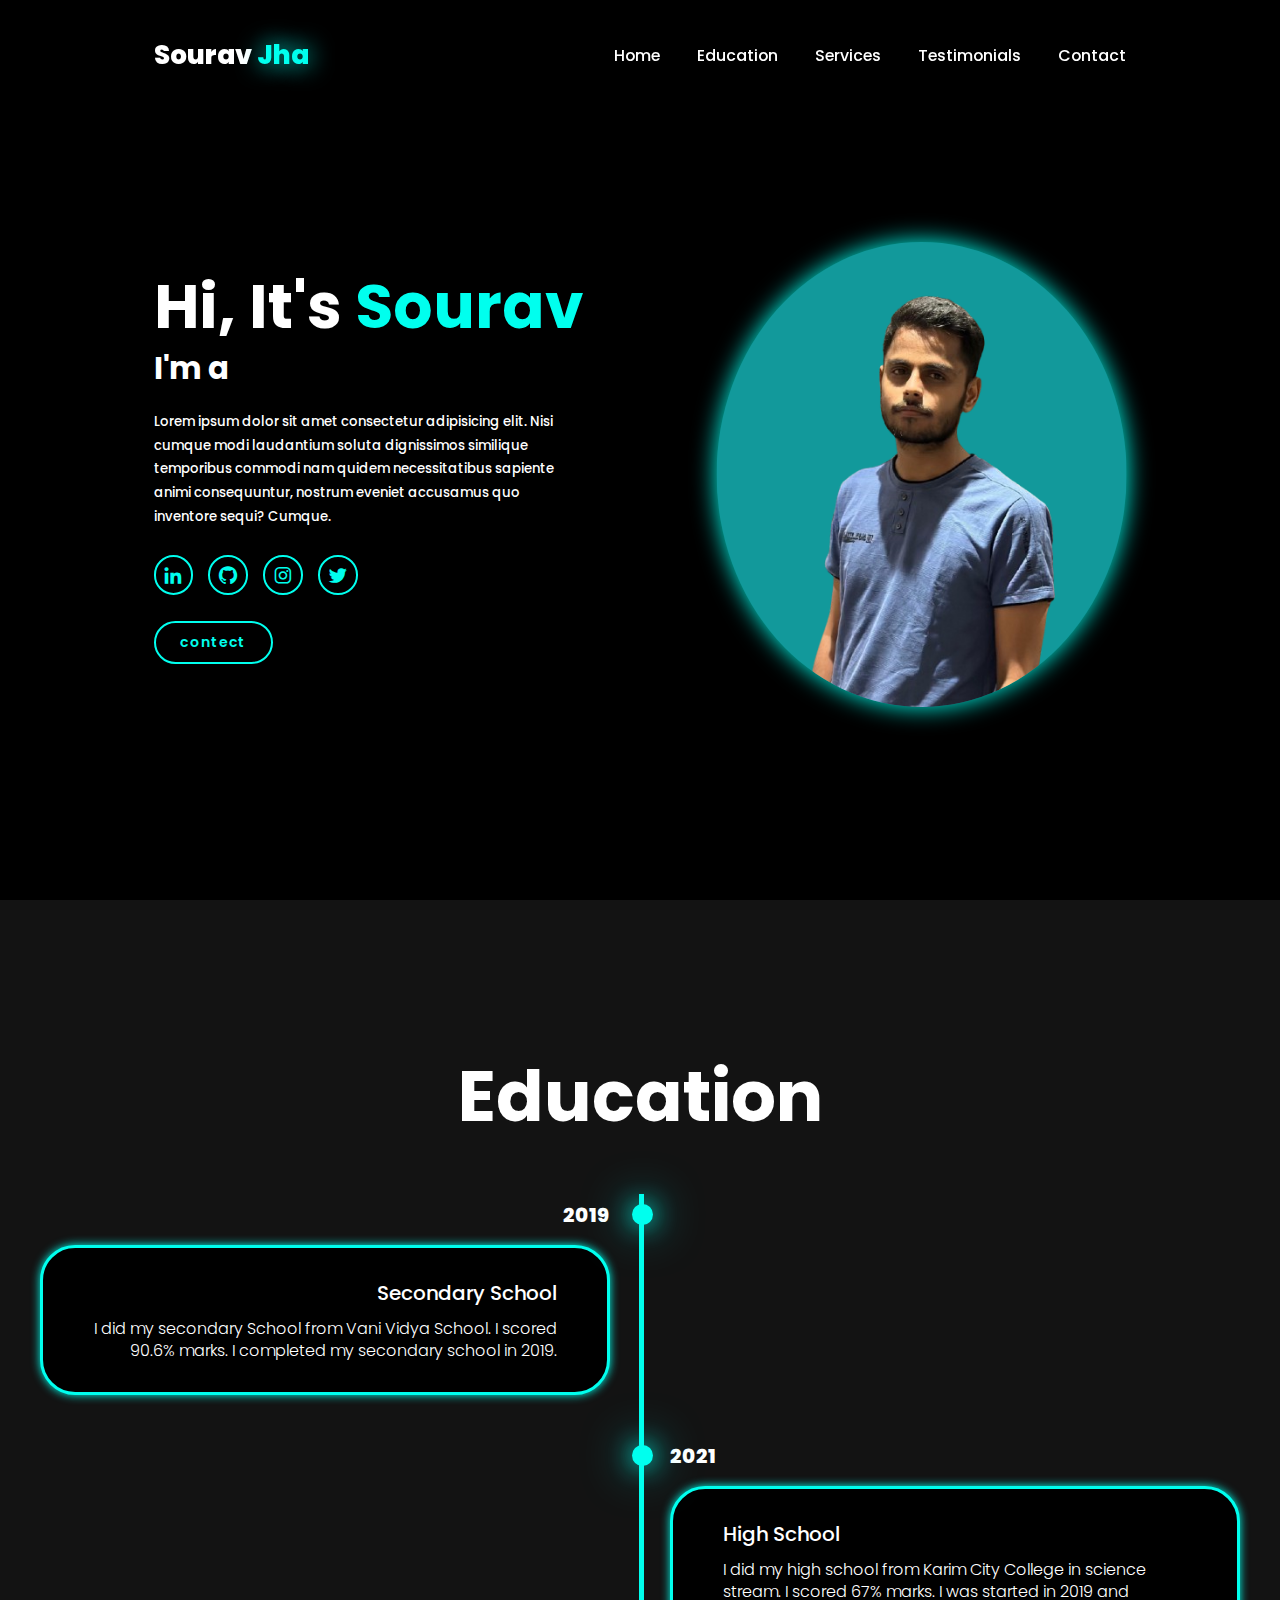
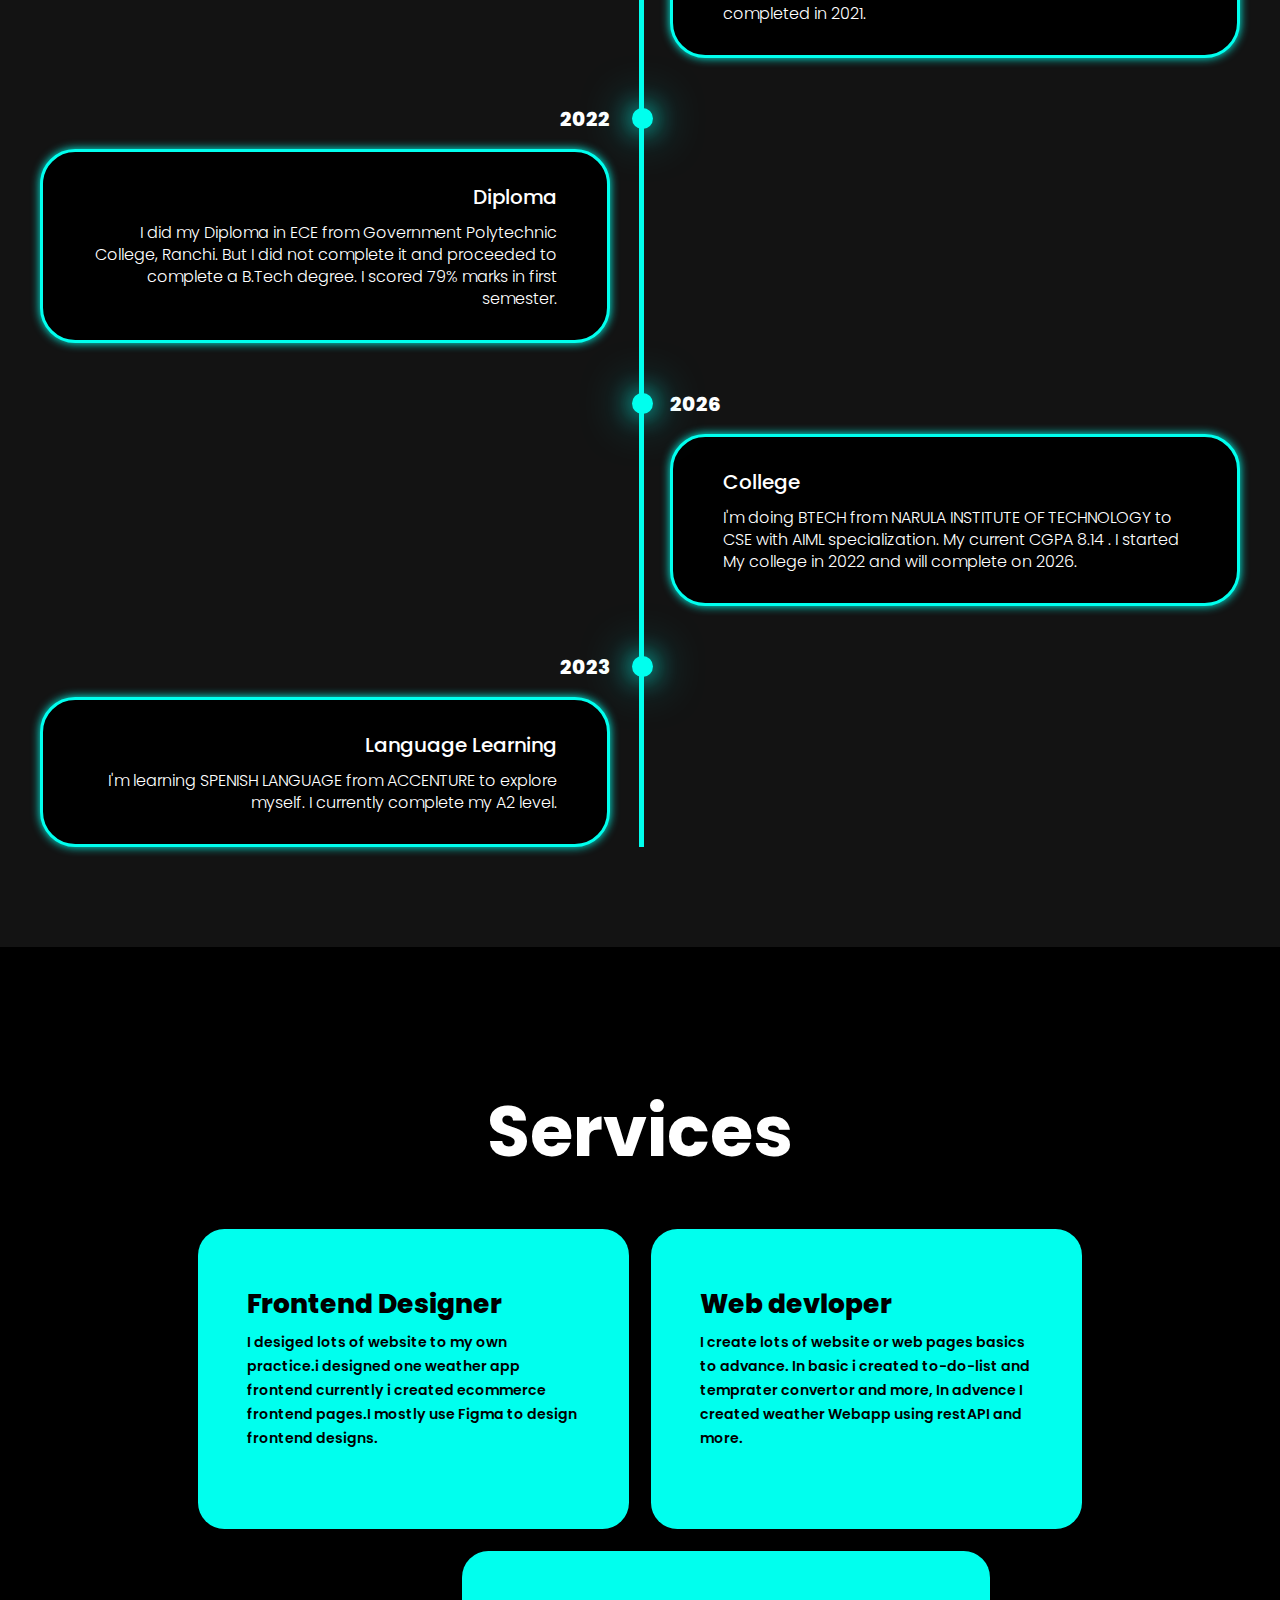
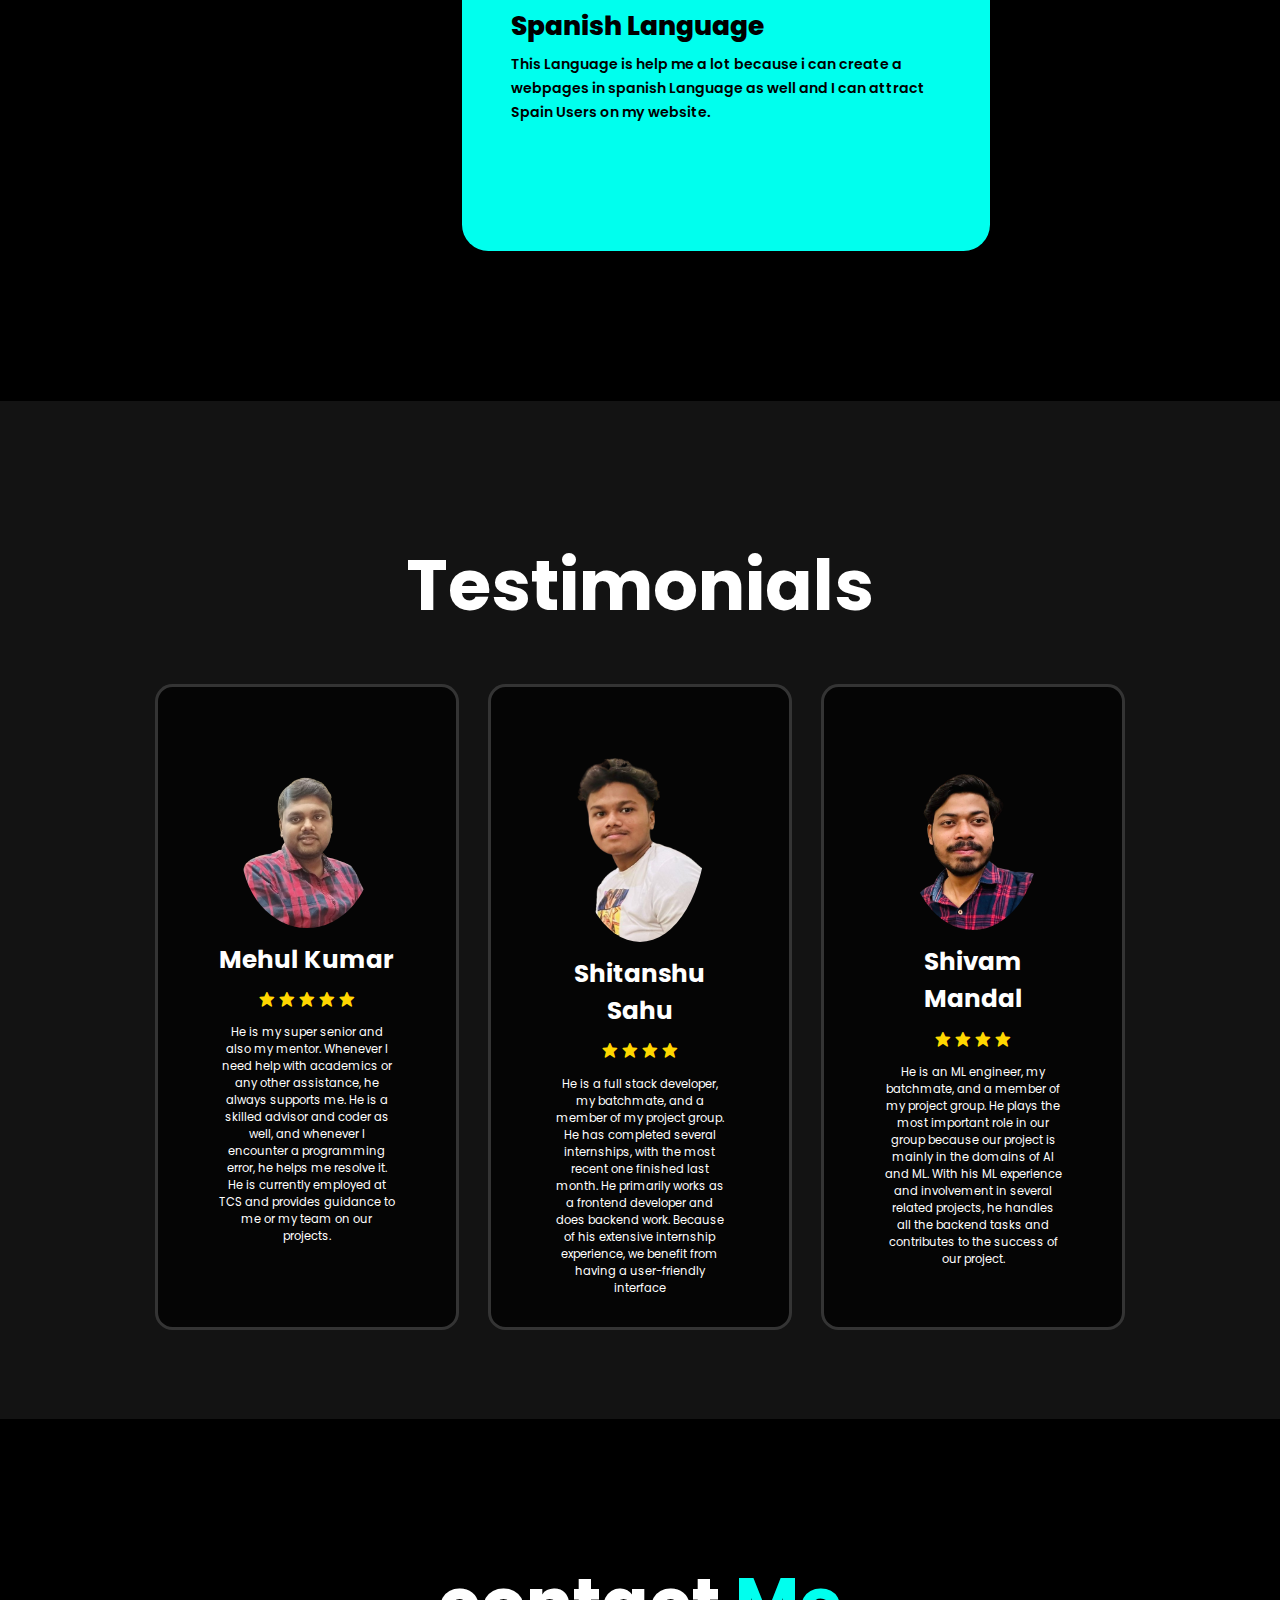
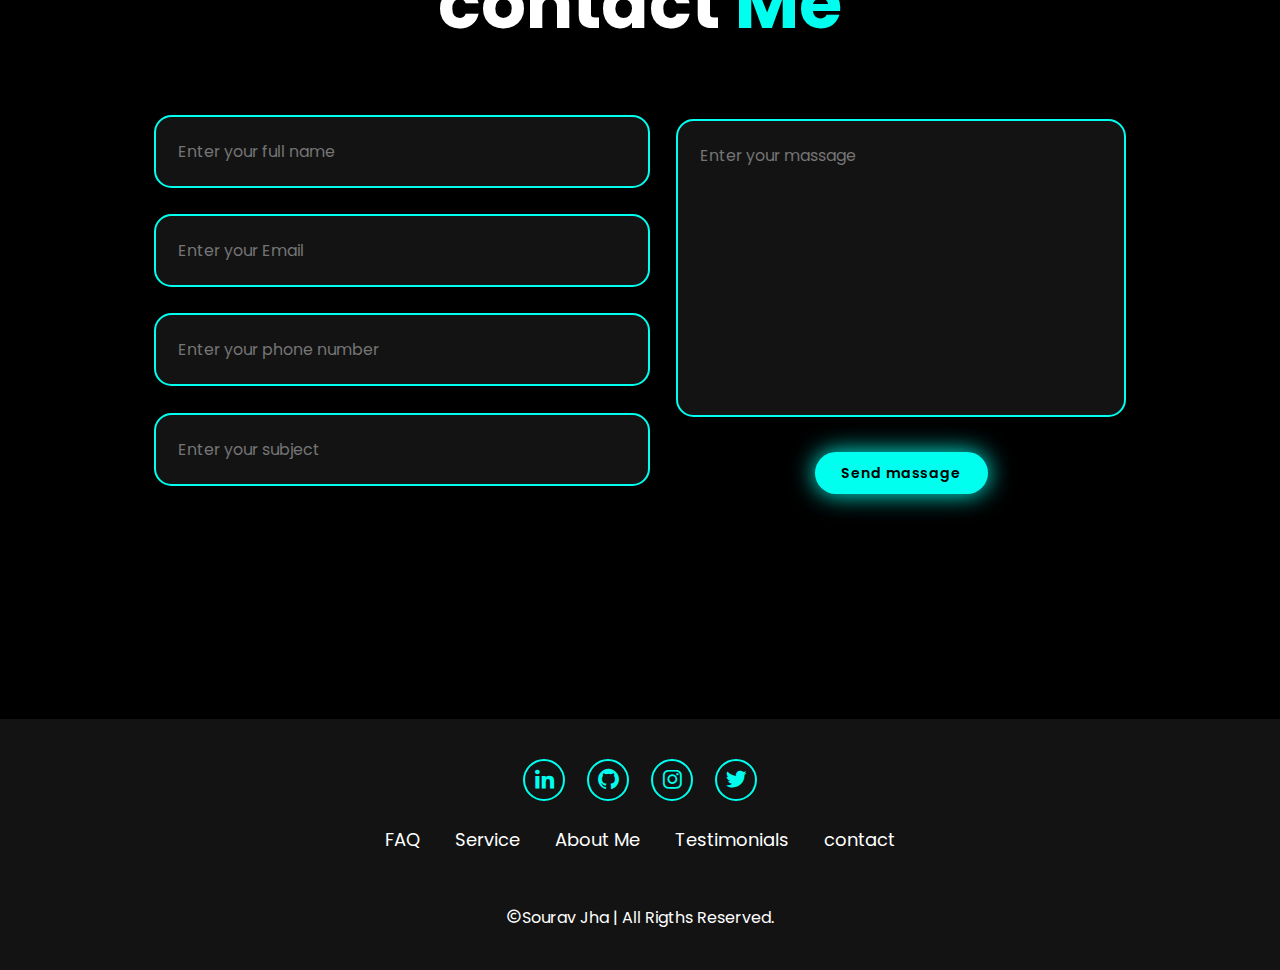
<file: portfolio/index.html>
<!DOCTYPE html>
<html lang="en">

<head>
    <meta charset="UTF-8">
    <meta name="viewport" content="width=device-width, initial-scale=1.0">
    <link rel="stylesheet" href="style.css">
    <link href='https://unpkg.com/boxicons@2.1.4/css/boxicons.min.css' rel='stylesheet'>
    <link rel="preconnect" href="https://fonts.googleapis.com">
    <link rel="preconnect" href="https://fonts.gstatic.com" crossorigin>
    <link
        href="https://fonts.googleapis.com/css2?family=Poppins:ital,wght@0,100;0,200;0,300;0,400;0,500;0,600;0,700;0,800;0,900;1,100;1,200;1,300;1,400;1,500;1,600;1,700;1,800;1,900&display=swap"
        rel="stylesheet">
    <title>Portfolio</title>
</head>

<body>
    <header>
        <a href="#home" class="logo">Sourav <span>Jha</span></a>
        <i class='bx bx-menu' id="menu"></i>
        <nav class="navbar" id="navbar">
            <a href="#home" class="action">Home</a>
            <a href="#education">Education</a>
            <a href="#services">Services</a>
            <a href="#testimonials">Testimonials</a>
            <a href="#contact">Contact</a>
        </nav>
    </header>
    
    <section class="home" id="home">
        <div class="home-content">
            <h1>Hi, It's <span>Sourav</span></h1>
            <h3 class="text-animation">I'm a <span></span></h3>
            <p>
                Lorem ipsum dolor sit amet consectetur adipisicing elit. Nisi cumque modi laudantium soluta dignissimos
                similique temporibus commodi nam quidem necessitatibus sapiente animi consequuntur, nostrum eveniet
                accusamus quo inventore sequi? Cumque.
            </p>
            <div class="social-icon">
                <a href="#"><i class='bx bxl-linkedin'></i></a>
                <a href="#"><i class='bx bxl-github'></i></a>
                <a href="#"><i class='bx bxl-instagram'></i></a>
                <a href="#"><i class='bx bxl-twitter'></i></a>
            </div>
            <div class="btn-group">
                <!-- <a href="#" class="btn">Hire</a> -->
                <a href="#contact" class="btn">contect</a>
            </div>
        </div>
        <div class="home-img">
            <img src="image/profilemaincpy-removebg-preview.png" alt="" class="img1">
        </div>

    </section>
    <section class="education" id="education">
        <h2 class="heading">Education</h2>
        <div class="timeline-items">
            <div class="timeline-item">
                <div class="timeline-dot"></div>
                <div class="timeline-date">2019</div>
                <div class="timeline-content">
                    <h3>Secondary School</h3>
                    <p>
                        I did my secondary School from Vani Vidya School.
                        I scored 90.6% marks. I completed my secondary school in 2019.
                    </p>
                </div>
            </div>

            <div class="timeline-item">
                <div class="timeline-dot"></div>
                <div class="timeline-date">2021</div>
                <div class="timeline-content">
                    <h3>High School</h3>
                    <p>
                        I did my high school from Karim City College in science stream.
                        I scored 67% marks. I was started in 2019 and completed in 2021.
                    </p>
                </div>
            </div>

            <div class="timeline-item">
                <div class="timeline-dot"></div>
                <div class="timeline-date">2022</div>
                <div class="timeline-content">
                    <h3>Diploma</h3>
                    <p>
                        I did my Diploma in ECE from Government Polytechnic College, Ranchi.
                        But I did not complete it and proceeded to complete a B.Tech degree. I scored 79% marks in
                        first semester.
                    </p>
                </div>
            </div>

            <div class="timeline-item">
                <div class="timeline-dot"></div>
                <div class="timeline-date">2026</div>
                <div class="timeline-content">
                    <h3>College</h3>
                    <p>
                        I'm doing BTECH from NARULA INSTITUTE OF TECHNOLOGY to CSE with AIML specialization. My
                        current CGPA 8.14 . I started My college in 2022 and will complete on 2026. </p>
                </div>
            </div>
            <div class="timeline-item">
                <div class="timeline-dot"></div>
                <div class="timeline-date">2023</div>
                <div class="timeline-content">
                    <h3>Language Learning</h3>
                    <p>
                        I'm learning SPENISH LANGUAGE from ACCENTURE to explore myself. I currently complete my A2
                        level. </p>
                </div>
            </div>
        </div>
    </section>
    <section class="services " id="services">
        <h2 class="heading">Services</h2>
        <div class="services-container">
            <div class="service-box">
                <div class="service-info">
                    <h4>Frontend Designer</h4>
                    <p>I desiged lots of website to my own practice.i designed one weather app frontend currently i
                        created
                        ecommerce frontend pages.I mostly use Figma
                        to design frontend designs.</p>
                </div>
            </div>
            <div class="service-box">
                <div class="service-info">
                    <h4>Web devloper</h4>
                    <p>I create lots of website or web pages basics to advance. In basic i created to-do-list and
                        temprater
                        convertor and more, In advence I created weather Webapp using restAPI and more.</p>
                </div>
            </div>
            <div class="service-box">
                <div class="service-info">
                    <h4>Spanish Language</h4>
                    <p>This Language is help me a lot because i can create a webpages in spanish Language as well and
                        I can attract Spain Users on my website.</p>
                </div>
            </div>
        </div>
    </section>
    <section class="testimonials" id="testimonials">
       
        <div class="testimonials-box">
            <h2 class="heading">Testimonials</h2>
            <div class="wrapper">
                <div class="testimonial-item">
                    <img src="image/senior1-removebg-preview.png" alt="">
                    <h2>Mehul Kumar</h2>
                    <div class="rating">
                        <i class='bx bxs-star' id="star"></i>
                        <i class='bx bxs-star' id="star"></i>
                        <i class='bx bxs-star' id="star"></i>
                        <i class='bx bxs-star' id="star"></i>
                        <i class='bx bxs-star' id="star"></i>
                    </div>
                    <p>
                        He is my super senior and also my mentor. Whenever I need help with academics or any other
                        assistance, he always supports me. He is a skilled advisor and coder as well, and whenever I
                        encounter a programming error, he helps me resolve it. He is currently employed at TCS and
                        provides guidance to me or my team on our projects.
                    </p>
                </div>
                <div class="testimonial-item">
                    <img src="image/1-removebg-preview.png" alt="">
                    <h2>Shitanshu Sahu</h2>
                    <div class="rating">
                        <i class='bx bxs-star' id="star"></i>
                        <i class='bx bxs-star' id="star"></i>
                        <i class='bx bxs-star' id="star"></i>
                        <i class='bx bxs-star' id="star"></i>
                    </div>
                    <p>
                        He is a full stack developer, my batchmate, and a member of my project group. He has completed
                        several internships, with the most recent one finished last month. He primarily works as a
                        frontend developer and does backend work. Because of his extensive internship experience, we
                        benefit from having a user-friendly interface
                    </p>
                </div>
                <div class="testimonial-item">
                    <img src="image/2-removebg-preview.png" alt="">
                    <h2>Shivam Mandal</h2>
                    <div class="rating">
                        <i class='bx bxs-star' id="star"></i>
                        <i class='bx bxs-star' id="star"></i>
                        <i class='bx bxs-star' id="star"></i>
                        <i class='bx bxs-star' id="star"></i>
                    </div>
                    <p>
                        He is an ML engineer, my batchmate, and a member of my project group. He plays the most
                        important role in our group because our project is mainly in the domains of AI and ML. With his
                        ML experience and involvement in several related projects, he handles all the backend tasks and
                        contributes to the success of our project.

                    </p>
                </div>
            </div>

        </div>

    </section>
    <section class="contact" id="contact">
        <h2 class="heading">contact <span>Me</span></h2>
        <form action="">
            <div class="input-group">
                <div class="input-box">
                    <input type="text" placeholder="Enter your full name">
                    <input type="email" placeholder="Enter your Email">
                </div>
                <div class="input-box">
                    <input type="tel" placeholder="Enter your phone number">
                    <input type="text" placeholder="Enter your subject">
                </div>
            </div>
            <div class="input-group-2">
                <textarea name="" id="" cols="30" rows="10" placeholder="Enter your massage"></textarea>
                <input type="submit" value="Send massage" class="btn">
            </div>
        </form>
    </section>
    <footer class="footer">
        <div class="social">
            <a href="#"><i class='bx bxl-linkedin'></i></a>
            <a href="#"><i class='bx bxl-github'></i></a>
            <a href="#"><i class='bx bxl-instagram'></i></a>
            <a href="#"><i class='bx bxl-twitter'></i></a>
        </div>
        <ul class="list">
            <li>
                <a href="#">FAQ</a>
            </li>
            <li>
                <a href="#">Service</a>
            </li>
            <li>
                <a href="#">About Me</a>
            </li>
            <li>
                <a href="#">Testimonials</a>
            </li>
            <li>
                <a href="#">contact</a>
            </li>
        </ul>
        <p class="copyright">
            <i class='bx bx-copyright' ></i>Sourav Jha | All Rigths Reserved.
        </p>
    </footer>
    <script src="index.js"></script>
</body>

</html>
</file>
<file: portfolio/style.css>
*{
    margin: 0;
    padding: 0;
    box-sizing: border-box;
    text-decoration: none;
    border: none;
    outline: none;
    scroll-behavior: smooth;
    font-family:"poppins",sans-serif;

}
:root{
    --bg-color:black;
    --second-bg-color:#131313;
    --text-color:white;
    --main-color:#00ffee;
    --img-bg-color:rgb(18, 153, 155);
}
html{
    font-size: 60%;
    overflow-x: hidden;

}
body{
    background-color: var(--bg-color);
    color:var(--text-color);
}
header{
    position: fixed;
    top:0;
    left:0;
    width:100%;
    padding:4rem 12% 4rem ;
    background-color: rgb(0,0,0,0,3);
    backdrop-filter:bulr(10px) ;
    display: flex;
    justify-content: space-between;
    align-items: center;
    z-index: 5;
}
.logo{
    font-size: 3rem;
    color: var(--text-color);
    font-weight: 800;
    cursor:pointer;
    transition: 0.3s ease;
}
.logo:hover{
    transform: scale(1.1);
}
.logo span{
    text-shadow: 0 0 25px var(--main-color);

}
.navbar a{
    font-size: 1.8rem;
    color:var(--text-color);
    margin-left: 4rem;
    font-weight:500 ;
    transition:0.3s ease ;
    border-bottom: 3px solid transparent;
}
.navbar a:hover,
.navbar a.active{
    color:var(--main-color);
    border-bottom: 3px solid var(--main-color);
}
#menu{
    font-size: 3.6rem;
    color:var(--main-color);
    display: none;
    cursor: pointer;
}
section{
    min-height:100vh;
    padding:10rem 12% 10rem;

}
.home
{
    display: flex;
    align-items: center;
    justify-content: center;
    gap: 15rem;
}
.home-content{
    display:flex;
    flex-direction: column;
    align-items: baseline;
    text-align: left;
    justify-content: center;
    margin-top: 3rem;
}
span{
    color:var(--main-color);

}
.logo span{
    color: var(--main-color);
}
.home-content h3{
    margin-bottom: 2rem;
    margin-top: 1rem;
    font-size: 3.5rem;
}
.home-content h1{
    font-size: 7rem;
    font-weight:700 ;
    margin-top:1.5rem;
    line-height: 1;
}
.home-img{
    border-radius: 50%;
}
.img1{
    background-color: var(--img-bg-color);
    transform: scaleX(-1);
}
.img1:hover{
    transform: scaleX(1);
}
.home-img img{
    position:relative;
    top:3rem;
    width: 32vw;
    border-radius: 50%;
    box-shadow: 0 0 25px var(--main-color);
    cursor: pointer;
    transition: 0.4s ease-in-out;
}
.home-img img:hover{
    box-shadow: 0 0 25px var(--main-color),
                0 0 50px var(--main-color),
                0 0 100px var(--main-color);
}
.home-content p{
    font-size: 1.5rem;
    font-weight: 500;
    line-height: 1.8;
    max-width: 1000px;
}
.social-icon a{
    display: inline-flex;
    justify-content: center;
    align-items: center;
    width: 4.5rem;
    height: 4.5rem;
    background: transparent;
    border: 2px solid var(--main-color);
    font-size: 2.5rem;
    border-radius: 50%;
    color: var(--main-color);
    margin: 3rem 1.5rem 3rem 0;
    transition: 0.3s ease-in-out;
}
.social-icon a:hover{
    color: var(--text-color);
    transform: scale(1.3)translateY(-5px);
    box-shadow: 0 0 25px var(--main-color);
    background-color: var(--main-color);
}
.btn{
    display:inline-block;
    padding: 1rem 2.8rem;
    background: var(--main-color);
    box-shadow: 0 0 25px var(--main-color);
    border-radius: 4rem;
    font-size: 1.6rem;
    color: black;
    border: 2px solid transparent;
    letter-spacing: 0.1rem;
    font-weight: 600;
    transition: 0.3s ease-in-out;
    cursor: pointer;
}
.btn:hover{
    transform: scale(1.05);
    box-shadow: 0 0 50px var(--main-color);
}
.btn-group{
    display: flex;
    align-items: center;
    gap:1.5rem;
}
.btn-group a:nth-last-of-type(1){
    background-color: black;
    color: var(--main-color);
    border: 2px solid var(--main-color);
    box-shadow:0 0 25px transparent;
}
.btn-group a:nth-last-of-type(1):hover{
    box-shadow: 0 0 25px var(--main-color);
    background-color: var(--main-color);
    color: black;
}
.text-animation{
    font-size: 34px;
    font-weight: 280px;
    min-width: 280px;
}
.text-animation span{
    position: relative;
}
.text-animation span::before{
    content: "Web Devloper";
    color: var(--main-color);
    animation: words 20s infinite;
}
.text-animation span::after{
    content: "";
    background-color: var(--bg-color);
    position: absolute;
    width: calc(100% + 8px);
    height: 100%;
    border-left: 3px solid var(--bg-color);
    right: -8px;
    animation:cursor 0.6s infinite,typing 20s steps(14) infinite ;
}
@keyframes cursor {
    to{
        border-left: 2px solid var(--main-color);
    }
}
@keyframes words {
    0%,
    20%{
        content: "Frontend Designer";
    }
    21%,
    40%{
        content: "Spanish Learner";
    }
    41%,
    60%{
        content: "web devloper";
    }
    61%,
    80%{
        content: "Frontend Designer";
    }
    81%,
    100%{
        content: "Spanish Learner";
    }
}
@keyframes typing{
    10%,
    15%,
    30%,
    35%,
    50%,
    55%,
    70%,
    75%,
    90%,
    95%{
        width: 0;
    }
    5%,
    20%,
    25%,
    40%,
    45%,
    60%,
    65%,
    80%,
    85%{
        width: calc(100% + 8px);
    }
} 
.heading{
    font-size: 8rem;
    text-align: center;
    margin:5rem 0;
}
.education{
    padding:100px 15px;
    background: var(--second-bg-color);
}
.education h2{
    margin-bottom: 5rem;
}
.timeline-items{
    max-width: 1200px;
    margin:auto;
    display: flex;
    flex-wrap: wrap;
    position:relative;
}
.timeline-items::before{
    content: "";
    position: absolute;
    width:5px;
    height: 100%;
    background-color: var(--main-color);
    left: calc(50% - 1px);
}
.timeline-item{
    margin-bottom: 40px;
    width:100%;
    position: relative;
}
.timeline-item:last-child{
    margin-bottom: 0;
}
.timeline-item:nth-child(odd){
    padding-right: calc(50% + 30px);
    text-align: right;
}
.timeline-item:nth-child(even){
    padding-left: calc(50% + 30px);
}
.timeline-dot{
    height: 21px;
    width: 21px;
    background-color: var(--main-color);
    box-shadow: 0 0 25px var(--main-color),
                0 0 50px var(--main-color);
    position: absolute;
    left: calc(50% - 8px);
    border-radius: 50%;
    top: 10px;
}
.timeline-date{
    font-size: 20px;
    font-weight: 800;
    color: white;
    margin: 6px 0 15px ;
}
.timeline-content{
    background-color: var(--bg-color);
    border: 3px solid var(--main-color);
    padding:30px 50px;
    border-radius: 4rem;
    box-shadow: 0 0 10px var(--main-color);
    cursor: pointer;
    transition: 0.3s ease-in-out;
}
.timeline-content:hover{
    transform: scale(1.05);
    box-shadow: 0 0 25px var(--main-color);
}
.timeline-content h3{
    font-size: 20px;
    color: white;
    margin: 0 0 10px;
    font-weight: 500;
}
.timeline-content p{
    font-size: 16px;
    color:white;
    font-weight: 300;
    line-height: 22px;
}
::-webkit-scrollbar{
    width: 10px;
    
}
::-webkit-scrollbar-thumb{
    background-color: var(--main-color);
    border-radius: 50px;
}
::-webkit-scrollbar-track{
    background-color: var(--bg-color);
    width: 50px;
}
.services{
    background-color: var(--bg-color);
    color: black;
}
.services h2{
    margin-bottom: 5rem;
    color: white;
}
.services-container{
    display: grid;
    grid-template-columns: repeat(2,1fr);
    align-items: center;
    gap: 2.5rem;
    
}
.services-container > div:nth-child(3) {
    grid-column: span 2;
    width: 60rem;
    margin-left: 30rem;
}
.service-box{
    background-color: var(--main-color);
    height: 300px;
    border-radius: 3rem;
    border: 5px solid transparent;
    cursor: pointer;
    transition: 0.4s ease-in-out;
}
.service-box:hover{
    background: white;
    color: black;
    border: 5px solid var(--main-color);
    transform: scale(1.03);
}
.service-box .service-info{
    display: flex;
    flex-direction: column;
    text-align: left;
    max-height: 200px;
    justify-content: left;
    align-items: baseline;
    padding: 5rem 5rem;
}
.service-info h4{
    font-size: 3rem;
    font-weight: 800;
    line-height: 2;
}
.service-info p{
    font-size: 1.6rem;
    font-weight:600;
    max-height: 100px;
    line-height: 1.7;
    margin: auto;
}
.testimonials{
    background: var(--second-bg-color);

}
.testimonials-box{
    background-size: cover;
    display: flex;
    align-items: center;
    justify-content: center;
    flex-direction: column;
}
.testimonials .heading{
    margin-bottom: 5rem;
}
.testimonials-box img{
    width: 15rem;
    border-radius: 50%;
}
.wrapper{
    display: grid;
    grid-template-columns: repeat(3,1fr);
    gap: 3rem;
}
.testimonial-item{
    min-height: 550px;
    max-width: 450px;
    background:rgba(0,0,0,0.7);
    border:3px solid rgba(238,238,238,0.2);
    border-radius: 2rem;
    margin:0.2rem;
    padding:30px 60px;
    cursor:pointer;
    display: flex;
    flex-direction: column;
    align-items: center;
    justify-content: center;
    text-align: center;
    gap:1.5rem;
    color:white;
    transition: 0.4s ease-in-out;
}
.testimonial-item:hover{
    border: 3px solid var(--main-color);
    transform: translateY(-10px)scale(1.03);
    box-shadow: 0 0 50px var(--main-color);
}
.testimonial-item h2{
    font-size: 2.8rem;
}
.testimonial-item p{
    font-size: 1.3rem;
}
#star{
    color: gold;
font-size: 2rem;
}
.contact{
    background-color: var(--bg-color);
}
.contact h2{
    margin-bottom:3rem;
    color:white;
}
.contact form{
    display: flex;
    align-items: center;
    justify-content: center;
    gap: 3rem;
    margin: 5rem auto;
    text-align: center;

}
.contact form .input-box{
    display: flex;
    justify-content: center;
    flex-wrap: wrap;
}
.contact form .input-box input,
.contact form textarea{
    width: 100%;
    padding:2.5rem;
    font-size: 1.8rem;
    color:var(--text-color);
    background: var(--second-bg-color);
    border-radius: 2rem;
    border: 2px solid var(--main-color);
    margin: 1.5rem 0;
    resize: none;
}
.contact form .btn{
    margin-top: 2rem;
}
.footer{
    position: relative;
    bottom: 0;
    width: 100%;
    padding: 40px 0;
    background-color: var(--second-bg-color);
}
.footer .social{
    text-align: center;
    padding-bottom: 25px;
    color: var(--main-color);
}
.footer .social a{
    font-size: 25px;
    color: var(--main-color);
    border: 2px solid var(--main-color);
    width: 42px;
    height: 42px;
    line-height: 42px;
    display: inline-block;
    text-align: center;
    border-radius: 50%;
    margin: 0 10px;
    transition: 0.3s ease-in-out;
}
.footer .social a:hover{
    transform: scale(1.2)translateY(-10px);
    background-color: var(--main-color);
    color: black;
    box-shadow: 0 0 25px var(--main-color);
}
.footer ul{
    margin-top: 0;
    padding: 0;
    font-size: 18px;
    line-height: 1.6;
    margin-bottom: 0;
    text-align: center;
}
.footer ul li a{
    color: white;
    border-bottom:3px solid transparent;
    transition: 0.3s ease-in-out;
}
.footer ul li a:hover{
    border-bottom: 3px solid var(--main-color);
}
.footer ul li{
    display: inline-block;
    padding: 0 15px;
}
.footer .copyright{
    margin-top: 50px;
    text-align: center;
    font-size: 16px;
    color: white;
}
@media(max-width:1285px) {
    html{
        font-size: 55%;
    }
    .services-container{
        padding-bottom: 7rem;
        grid-template-columns: repeat(2,1fr);
        margin: 0 5rem;
    }
    
}
@media (max-width:991px) {
    header{
        padding: 2rem 3%;
    }
    section{
        padding: 10rem 3% 2rem;
    }
    .timeline-items::before{
        left:7px;
    }
    .timeline-item:nth-child(odd){
        padding-right: 0;
        text-align: left;
    }
    .timeline-item:nth-child(odd),
    .timeline-item:nth-child(even){
        padding-left: 37px;
    }
    .timeline-dot{
        left:0;
    }
    .services{
        padding-bottom: 7rem;
    }
    .testimonials .wrapper{
        grid-template-columns: repeat(1,1fr);
    }
    .contact form{
        flex-direction: column;
    }
    .footer{
        padding: 2rem 3%;
    }
}
@media (max-width:895px) {
    #menu{
        display: block;
        
    }
    .navbar{
        position: absolute;
        top: 100%;
        right: 0;
        width: 50%;
        padding: 1rem 3%;
        background: rgba(0,0,0,0.8);
        backdrop-filter: blur(20px);
        border-bottom-left-radius: 2rem;
        border-left: 2px solid var(--main-color);
        border-bottom: 2px solid var(--main-color);
        display: none;
    }
    .navbar .active{
        display: block;
    }
    .navbar a{
        display: block;
        font-size: 2rem;
        margin: 3rem 0;
        color:white;
    }
    .home{
        flex-direction: column-reverse;
        margin: 5rem 4rem;
    }
    .home-content h3{
        font-size: 2.6rem;
    }
    .home-content h1{
        font-size: 8rem;
        margin-top: 3rem;
    }
    .home-content p{
        max-width: 600px;
        margin: 0 auto;
    }
    .home-img img{
        width: 56vw;
    }
    .services h2{
        margin-bottom: 3rem;
    }
    .services-container{
        display: flex;
        flex-direction: column;
        align-items: center;
        
    }
    .services-container > div:nth-child(3){
        margin-left: 0%;
    }
}
</file>
